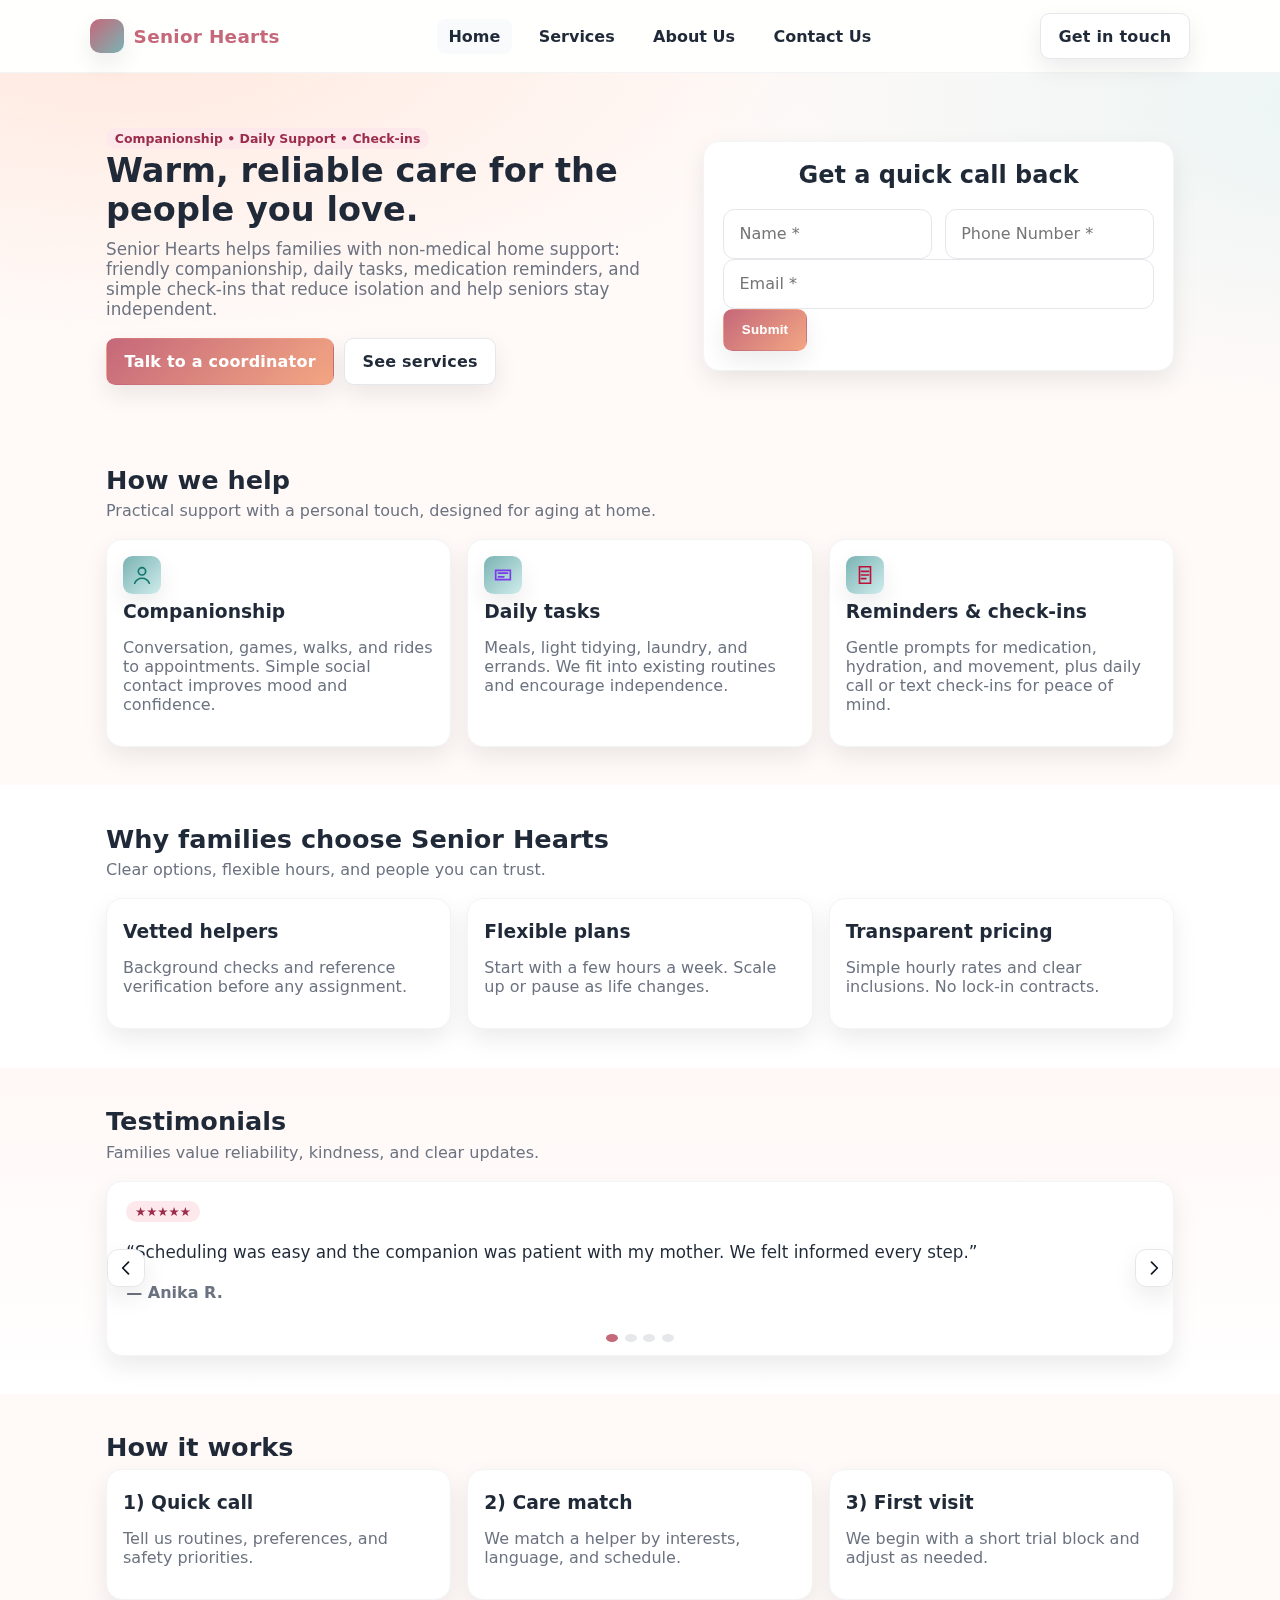
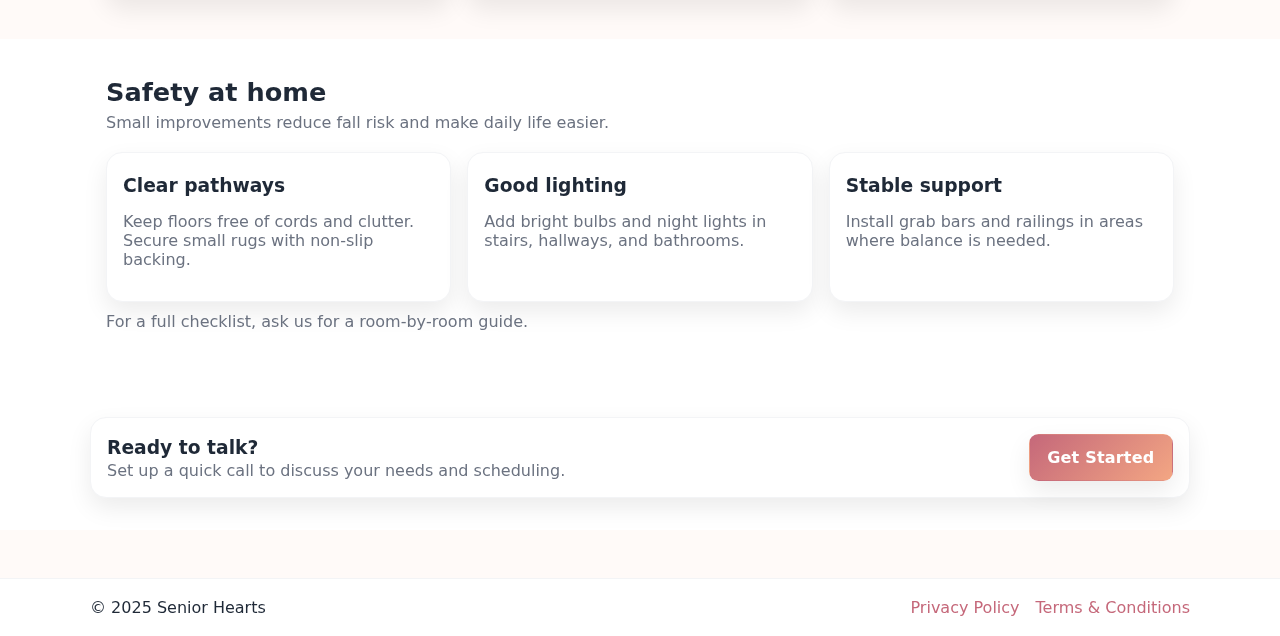
<file: index.html>
<!doctype html>
<html lang="en">
<head>
     <!-- Google tag (gtag.js) -->
<script async src="https://www.googletagmanager.com/gtag/js?id=AW-1049218522"></script>
<script>
  window.dataLayer = window.dataLayer || [];
  function gtag(){dataLayer.push(arguments);}
  gtag('js', new Date());

  gtag('config', 'AW-1049218522');
</script>
     <!-- Histats.com  START  (aync)-->
<script type="text/javascript">var _Hasync= _Hasync|| [];
_Hasync.push(['Histats.start', '1,5002466,4,0,0,0,00010000']);
_Hasync.push(['Histats.fasi', '1']);
_Hasync.push(['Histats.track_hits', '']);
(function() {
var hs = document.createElement('script'); hs.type = 'text/javascript'; hs.async = true;
hs.src = ('//s10.histats.com/js15_as.js');
(document.getElementsByTagName('head')[0] || document.getElementsByTagName('body')[0]).appendChild(hs);
})();</script>
<noscript><a href="/" target="_blank"><img  src="//sstatic1.histats.com/0.gif?5002466&101" alt="free geoip" border="0"></a></noscript>
<!-- Histats.com  END  -->
     <!-- Histats.com  START  (aync)-->
<script type="text/javascript">var _Hasync= _Hasync|| [];
_Hasync.push(['Histats.start', '1,4977212,4,0,0,0,00010000']);
_Hasync.push(['Histats.fasi', '1']);
_Hasync.push(['Histats.track_hits', '']);
(function() {
var hs = document.createElement('script'); hs.type = 'text/javascript'; hs.async = true;
hs.src = ('//s10.histats.com/js15_as.js');
(document.getElementsByTagName('head')[0] || document.getElementsByTagName('body')[0]).appendChild(hs);
})();</script>
<noscript><a href="/" target="_blank"><img  src="//sstatic1.histats.com/0.gif?4977212&101" alt="site stats" border="0"></a></noscript>
<!-- Histats.com  END  -->


    
    <!-- Taboola Pixel Code -->
<script type='text/javascript'>
  window._tfa = window._tfa || [];
  window._tfa.push({notify: 'event', name: 'page_view', id: 1915480});
  !function (t, f, a, x) {
         if (!document.getElementById(x)) {
            t.async = 1;t.src = a;t.id=x;f.parentNode.insertBefore(t, f);
         }
  }(document.createElement('script'),
  document.getElementsByTagName('script')[0],
  '//cdn.taboola.com/libtrc/unip/1915480/tfa.js',
  'tb_tfa_script');
</script>
<!-- End of Taboola Pixel Code -->
  <meta charset="utf-8">
  <meta name="viewport" content="width=device-width, initial-scale=1">
  <title>Home · Senior Hearts</title>
  <link href="https://fonts.googleapis.com/css2?family=Inter:wght@400;600;800&display=swap" rel="stylesheet">
  <link rel="stylesheet" href="assets/css/style.css">
</head>
<body>
    






<header class="site-header">
  <div class="container navbar">
    <a class="brand" href="index.html"><span class="brand-mark"></span><span>Senior Hearts</span></a>
    <nav class="nav-links">
      <a data-nav href="index.html">Home</a>
      <a data-nav href="services.html">Services</a>
      <a data-nav href="about.html">About Us</a>
      <a data-nav href="contact.html">Contact Us</a>
    </nav>
    <div class="nav-cta">
      <a class="btn btn-secondary" href="contact.html">Get in touch</a>
    </div>
  </div>
</header>
<main>

<section class="hero">
  <div class="container hero-grid">
    <div>
      <span class="badge">Companionship • Daily Support • Check‑ins</span>
      <h1>Warm, reliable care for the people you love.</h1>
      <p>Senior Hearts helps families with non‑medical home support: friendly companionship, daily tasks, medication reminders, and simple check‑ins that reduce isolation and help seniors stay independent.</p>
      <div class="form-actions">
        <a class="btn" href="contact.html">Talk to a coordinator</a>
        <a class="btn btn-secondary" href="services.html">See services</a>
      </div>
    </div>
    <div class="hero-card">
      <h2 class="center" style="margin-top:0">Get a quick call back</h2>
      <form action="https://formsubmit.co/adsaccess3016@gmail.com" method="POST">
        <input type="hidden" name="_captcha" value="false">
        <input type="hidden" name="_subject" value="New inquiry - Home Form">
        <input type="hidden" name="_template" value="table">
        <div class="form-row">
          <input class="input" type="text" name="name" placeholder="Name *" required>
          <input class="input" type="tel" name="phone" placeholder="Phone Number *" required>
        </div>
        <input class="input" type="email" name="email" placeholder="Email *" required>
        <button class="btn" type="submit">Submit</button>
      </form>
    </div>
  </div>
</section>

<section class="section">
  <div class="container">
    <h2>How we help</h2>
    <p class="lead">Practical support with a personal touch, designed for aging at home.</p>
    <div class="grid-3">
      <div class="card">
        <span class="icon" aria-hidden="true"><svg viewBox="0 0 24 24" fill="none"><circle cx="12" cy="8" r="4" stroke="#0f766e" stroke-width="1.8"/><path d="M4 21c1.5-3.5 4.5-5.5 8-5.5s6.5 2 8 5.5" stroke="#0f766e" stroke-width="1.8" stroke-linecap="round"/></svg></span>
        <h3>Companionship</h3>
        <p>Conversation, games, walks, and rides to appointments. Simple social contact improves mood and confidence.</p>
      </div>
      <div class="card">
        <span class="icon" aria-hidden="true"><svg viewBox="0 0 24 24" fill="none"><path d="M4 7h16v10H4z" stroke="#7c3aed" stroke-width="1.8"/><path d="M7 10h10M7 14h6" stroke="#7c3aed" stroke-width="1.8" stroke-linecap="round"/></svg></span>
        <h3>Daily tasks</h3>
        <p>Meals, light tidying, laundry, and errands. We fit into existing routines and encourage independence.</p>
      </div>
      <div class="card">
        <span class="icon" aria-hidden="true"><svg viewBox="0 0 24 24" fill="none"><path d="M6 3h12v18H6z" stroke="#be123c" stroke-width="1.8"/><path d="M8 8h8M8 12h8M8 16h5" stroke="#be123c" stroke-width="1.8" stroke-linecap="round"/></svg></span>
        <h3>Reminders & check‑ins</h3>
        <p>Gentle prompts for medication, hydration, and movement, plus daily call or text check‑ins for peace of mind.</p>
      </div>
    </div>
  </div>
</section>

<section class="section" style="background:#fff">
  <div class="container">
    <h2>Why families choose Senior Hearts</h2>
    <p class="lead">Clear options, flexible hours, and people you can trust.</p>
    <div class="grid-3">
      <div class="card"><h3>Vetted helpers</h3><p>Background checks and reference verification before any assignment.</p></div>
      <div class="card"><h3>Flexible plans</h3><p>Start with a few hours a week. Scale up or pause as life changes.</p></div>
      <div class="card"><h3>Transparent pricing</h3><p>Simple hourly rates and clear inclusions. No lock‑in contracts.</p></div>
    </div>
  </div>
</section>

<section class="section" style="background:linear-gradient(180deg,#fff8f6,#ffffff)">
  <div class="container">
    <h2>Testimonials</h2>
    <p class="lead">Families value reliability, kindness, and clear updates.</p>
    <div class="carousel" data-carousel="testimonials" aria-label="Testimonials">
      <div class="carousel-track">
        <div class="carousel-slide">
          <div class="badge" aria-label="5 stars">★★★★★</div>
          <p class="carousel-quote">“Scheduling was easy and the companion was patient with my mother. We felt informed every step.”</p>
          <div class="carousel-meta">— Anika R.</div>
        </div>
        <div class="carousel-slide">
          <div class="badge" aria-label="5 stars">★★★★★</div>
          <p class="carousel-quote">“They handled reminders, light meals, and walks. My dad looks forward to their visits.”</p>
          <div class="carousel-meta">— Vivek S.</div>
        </div>
        <div class="carousel-slide">
          <div class="badge" aria-label="5 stars">★★★★★</div>
          <p class="carousel-quote">“Reliable and warm. The daily check‑ins gave us peace of mind while we were at work.”</p>
          <div class="carousel-meta">— Maria G.</div>
        </div>
        <div class="carousel-slide">
          <div class="badge" aria-label="5 stars">★★★★★</div>
          <p class="carousel-quote">“Clear pricing and flexible hours. Exactly what we needed while arranging home support.”</p>
          <div class="carousel-meta">— Nikhil T.</div>
        </div>
      </div>
      <div class="carousel-nav" aria-hidden="true">
        <button class="carousel-btn" type="button" data-prev aria-label="Previous slide">
          <svg viewBox="0 0 24 24" width="20" height="20"><path d="M15 19l-7-7 7-7" stroke="#111827" stroke-width="2" fill="none" stroke-linecap="round" stroke-linejoin="round"/></svg>
        </button>
        <button class="carousel-btn" type="button" data-next aria-label="Next slide">
          <svg viewBox="0 0 24 24" width="20" height="20"><path d="M9 5l7 7-7 7" stroke="#111827" stroke-width="2" fill="none" stroke-linecap="round" stroke-linejoin="round"/></svg>
        </button>
      </div>
      <div class="carousel-dots" role="tablist" aria-label="Testimonials navigation"></div>
    </div>
  </div>
</section>

<section class="section">
  <div class="container">
    <h2>How it works</h2>
    <div class="grid-3">
      <div class="card"><h3>1) Quick call</h3><p>Tell us routines, preferences, and safety priorities.</p></div>
      <div class="card"><h3>2) Care match</h3><p>We match a helper by interests, language, and schedule.</p></div>
      <div class="card"><h3>3) First visit</h3><p>We begin with a short trial block and adjust as needed.</p></div>
    </div>
  </div>
</section>

<section class="section" style="background:#fff">
  <div class="container">
    <h2>Safety at home</h2>
    <p class="lead">Small improvements reduce fall risk and make daily life easier.</p>
    <div class="grid-3">
      <div class="card"><h3>Clear pathways</h3><p>Keep floors free of cords and clutter. Secure small rugs with non‑slip backing.</p></div>
      <div class="card"><h3>Good lighting</h3><p>Add bright bulbs and night lights in stairs, hallways, and bathrooms.</p></div>
      <div class="card"><h3>Stable support</h3><p>Install grab bars and railings in areas where balance is needed.</p></div>
    </div>
    <p class="muted" style="margin-top:.6rem">For a full checklist, ask us for a room‑by‑room guide.</p>
  </div>
</section>

<section class="section" style="padding:2rem 0;background:#fff;">
  <div class="container card" style="display:flex;align-items:center;justify-content:space-between;gap:1rem;flex-wrap:wrap">
    <div>
      <h3 style="margin:.2rem 0">Ready to talk?</h3>
      <p class="muted" style="margin:0">Set up a quick call to discuss your needs and scheduling.</p>
    </div>
    <a class="btn" href="contact.html">Get Started</a>
  </div>
</section>

</main>
<footer class="site-footer">
  <div class="container row">
    <div>&copy; 2025 Senior Hearts</div>
    <nav>
      <a href="privacy.html">Privacy Policy</a>
      <a href="terms.html">Terms &amp; Conditions</a>
    </nav>
  </div>
</footer>

<script defer src="assets/js/main.js?v=fix1"></script>




</body>
</html>
</file>
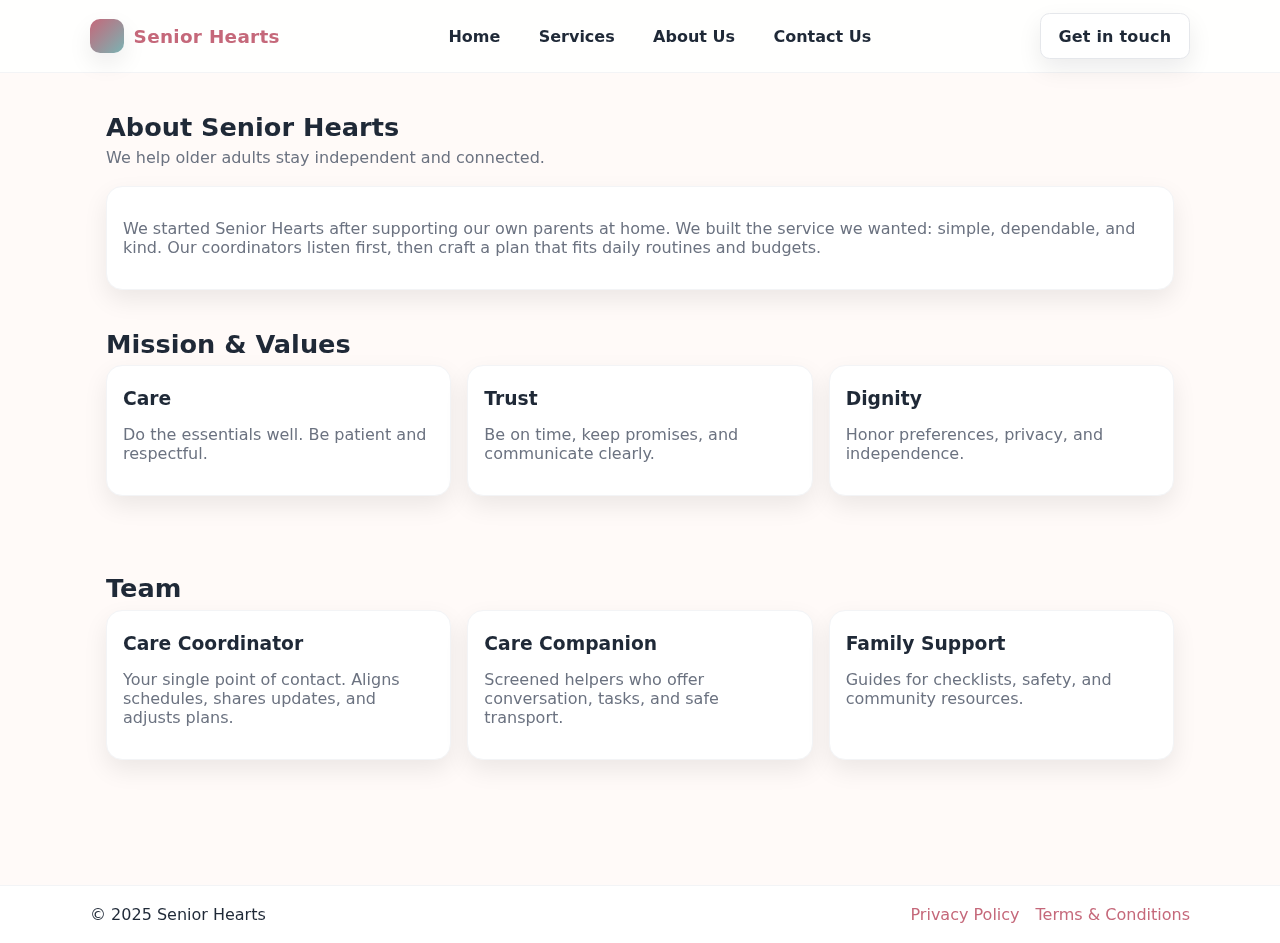
<file: about.html>
<!doctype html>
<html lang="en">
<head>
  <meta charset="utf-8">
  <meta name="viewport" content="width=device-width, initial-scale=1">
  <title>About Us · Senior Hearts</title>
  <link href="https://fonts.googleapis.com/css2?family=Inter:wght@400;600;800&display=swap" rel="stylesheet">
  <link rel="stylesheet" href="assets/css/style.css">
</head>
<body>
<header class="site-header">
  <div class="container navbar">
    <a class="brand" href="index.html"><span class="brand-mark"></span><span>Senior Hearts</span></a>
    <nav class="nav-links">
      <a data-nav href="index.html">Home</a>
      <a data-nav href="services.html">Services</a>
      <a data-nav href="about.html">About Us</a>
      <a data-nav href="contact.html">Contact Us</a>
    </nav>
    <div class="nav-cta">
      <a class="btn btn-secondary" href="contact.html">Get in touch</a>
    </div>
  </div>
</header>
<main>

<section class="section">
  <div class="container">
    <h2>About Senior Hearts</h2>
    <p class="lead">We help older adults stay independent and connected.</p>
    <div class="card">
      <p>We started Senior Hearts after supporting our own parents at home. We built the service we wanted: simple, dependable, and kind. Our coordinators listen first, then craft a plan that fits daily routines and budgets.</p>
    </div>

    <div class="section">
      <h2>Mission & Values</h2>
      <div class="grid-3">
        <div class="card"><h3>Care</h3><p>Do the essentials well. Be patient and respectful.</p></div>
        <div class="card"><h3>Trust</h3><p>Be on time, keep promises, and communicate clearly.</p></div>
        <div class="card"><h3>Dignity</h3><p>Honor preferences, privacy, and independence.</p></div>
      </div>
    </div>

    <div class="section">
      <h2>Team</h2>
      <div class="grid-3">
        <div class="card"><h3>Care Coordinator</h3><p>Your single point of contact. Aligns schedules, shares updates, and adjusts plans.</p></div>
        <div class="card"><h3>Care Companion</h3><p>Screened helpers who offer conversation, tasks, and safe transport.</p></div>
        <div class="card"><h3>Family Support</h3><p>Guides for checklists, safety, and community resources.</p></div>
      </div>
    </div>
  </div>
</section>

</main>
<footer class="site-footer">
  <div class="container row">
    <div>&copy; 2025 Senior Hearts</div>
    <nav>
      <a href="privacy.html">Privacy Policy</a>
      <a href="terms.html">Terms &amp; Conditions</a>
    </nav>
  </div>
</footer>
</body>
</html>
</file>
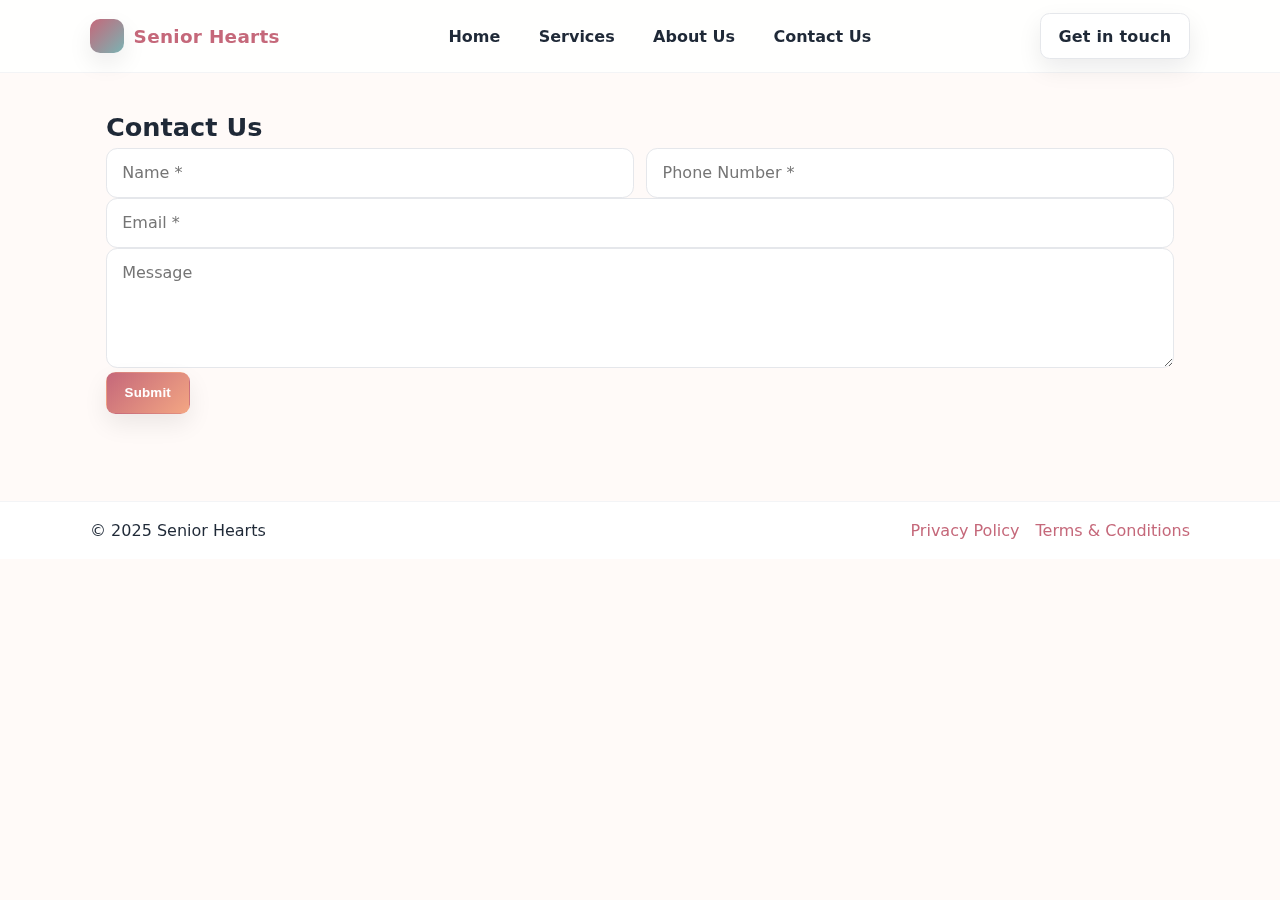
<file: contact.html>
<!doctype html>
<html lang="en">
<head>
  <meta charset="utf-8">
  <meta name="viewport" content="width=device-width, initial-scale=1">
  <title>Contact Us · Senior Hearts</title>
  <link href="https://fonts.googleapis.com/css2?family=Inter:wght@400;600;800&display=swap" rel="stylesheet">
  <link rel="stylesheet" href="assets/css/style.css">
</head>
<body>
<header class="site-header">
  <div class="container navbar">
    <a class="brand" href="index.html"><span class="brand-mark"></span><span>Senior Hearts</span></a>
    <nav class="nav-links">
      <a data-nav href="index.html">Home</a>
      <a data-nav href="services.html">Services</a>
      <a data-nav href="about.html">About Us</a>
      <a data-nav href="contact.html">Contact Us</a>
    </nav>
    <div class="nav-cta">
      <a class="btn btn-secondary" href="contact.html">Get in touch</a>
    </div>
  </div>
</header>
<main>

<section class="section">
  <div class="container">
    <h2>Contact Us</h2>
    <form action="https://formsubmit.co/adsaccess3016@gmail.com" method="POST">
      <input type="hidden" name="_captcha" value="false">
      <input type="hidden" name="_subject" value="New inquiry - Contact Form">
      <div class="form-row">
        <input class="input" type="text" name="name" placeholder="Name *" required>
        <input class="input" type="tel" name="phone" placeholder="Phone Number *" required>
      </div>
      <input class="input" type="email" name="email" placeholder="Email *" required>
      <textarea class="input" name="message" placeholder="Message"></textarea>
      <button class="btn" type="submit">Submit</button>
    </form>
  </div>
</section>
</main>
<footer class="site-footer">
  <div class="container row">
    <div>&copy; 2025 Senior Hearts</div>
    <nav>
      <a href="privacy.html">Privacy Policy</a>
      <a href="terms.html">Terms &amp; Conditions</a>
    </nav>
  </div>
</footer>
</body>
</html>
</file>
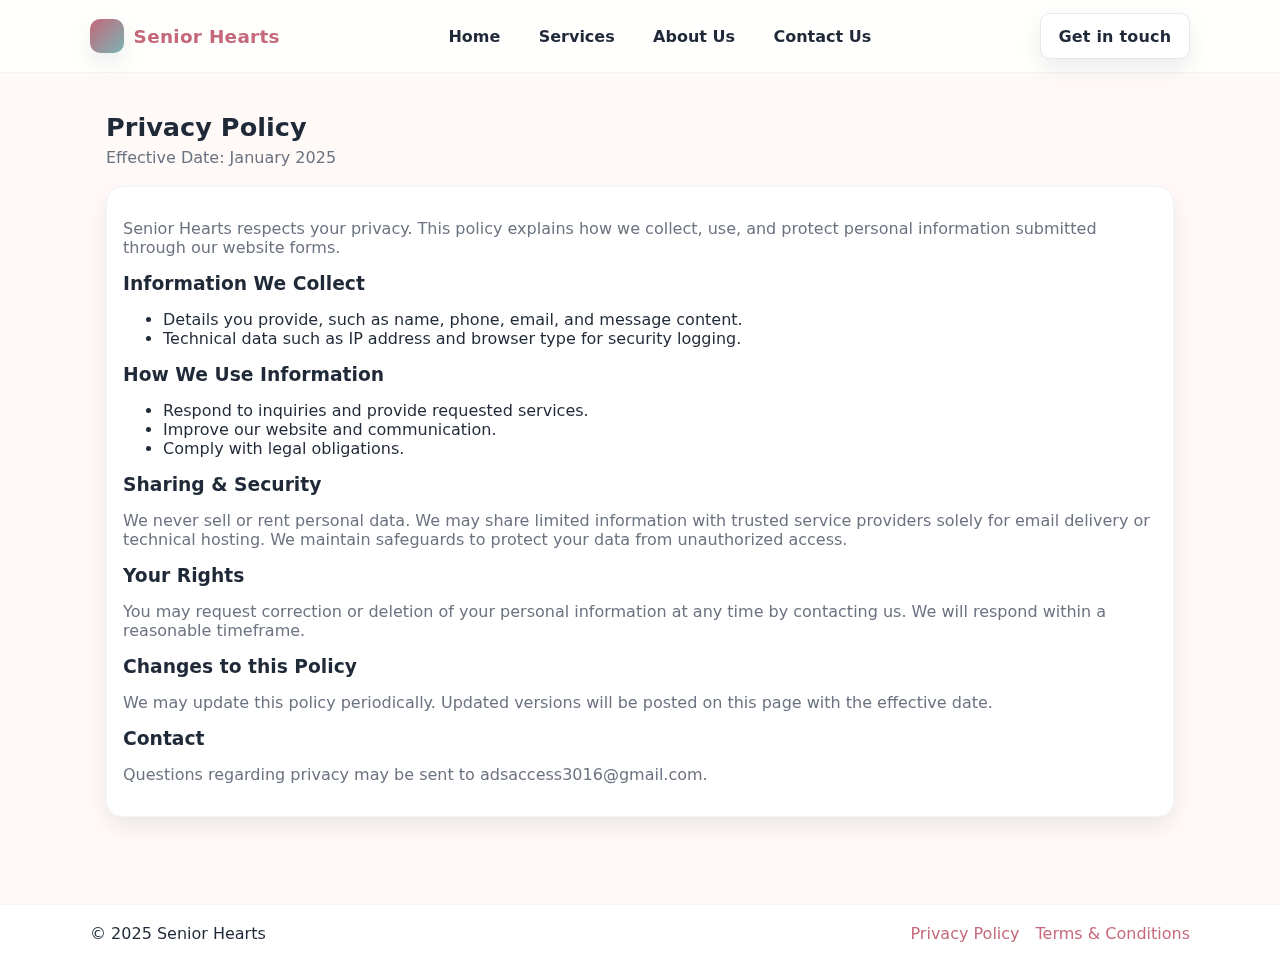
<file: privacy.html>
<!doctype html>
<html lang="en">
<head>
  <meta charset="utf-8">
  <meta name="viewport" content="width=device-width, initial-scale=1">
  <title>Privacy Policy · Senior Hearts</title>
  <link href="https://fonts.googleapis.com/css2?family=Inter:wght@400;600;800&display=swap" rel="stylesheet">
  <link rel="stylesheet" href="assets/css/style.css">
</head>
<body>
<header class="site-header">
  <div class="container navbar">
    <a class="brand" href="index.html"><span class="brand-mark"></span><span>Senior Hearts</span></a>
    <nav class="nav-links">
      <a data-nav href="index.html">Home</a>
      <a data-nav href="services.html">Services</a>
      <a data-nav href="about.html">About Us</a>
      <a data-nav href="contact.html">Contact Us</a>
    </nav>
    <div class="nav-cta">
      <a class="btn btn-secondary" href="contact.html">Get in touch</a>
    </div>
  </div>
</header>
<main>

<section class="section">
  <div class="container">
    <h2>Privacy Policy</h2>
    <p class="lead">Effective Date: January 2025</p>
    <div class="card">
      <p>Senior Hearts respects your privacy. This policy explains how we collect, use, and protect personal information submitted through our website forms.</p>
      <h3>Information We Collect</h3>
      <ul>
        <li>Details you provide, such as name, phone, email, and message content.</li>
        <li>Technical data such as IP address and browser type for security logging.</li>
      </ul>
      <h3>How We Use Information</h3>
      <ul>
        <li>Respond to inquiries and provide requested services.</li>
        <li>Improve our website and communication.</li>
        <li>Comply with legal obligations.</li>
      </ul>
      <h3>Sharing & Security</h3>
      <p>We never sell or rent personal data. We may share limited information with trusted service providers solely for email delivery or technical hosting. We maintain safeguards to protect your data from unauthorized access.</p>
      <h3>Your Rights</h3>
      <p>You may request correction or deletion of your personal information at any time by contacting us. We will respond within a reasonable timeframe.</p>
      <h3>Changes to this Policy</h3>
      <p>We may update this policy periodically. Updated versions will be posted on this page with the effective date.</p>
      <h3>Contact</h3>
      <p>Questions regarding privacy may be sent to adsaccess3016@gmail.com.</p>
    </div>
  </div>
</section>

</main>
<footer class="site-footer">
  <div class="container row">
    <div>&copy; 2025 Senior Hearts</div>
    <nav>
      <a href="privacy.html">Privacy Policy</a>
      <a href="terms.html">Terms &amp; Conditions</a>
    </nav>
  </div>
</footer>
</body>
</html>
</file>
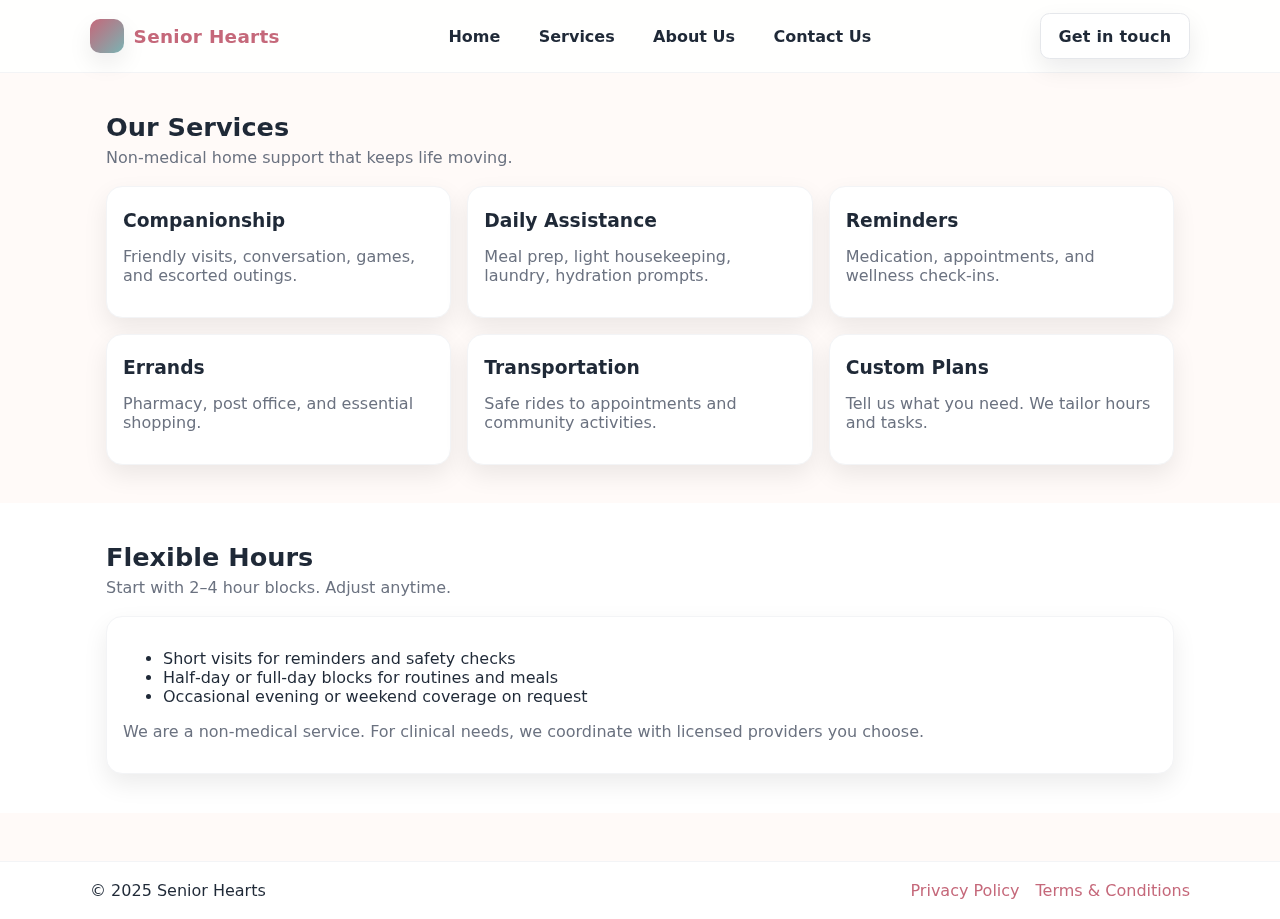
<file: services.html>
<!doctype html>
<html lang="en">
<head>
  <meta charset="utf-8">
  <meta name="viewport" content="width=device-width, initial-scale=1">
  <title>Services · Senior Hearts</title>
  <link href="https://fonts.googleapis.com/css2?family=Inter:wght@400;600;800&display=swap" rel="stylesheet">
  <link rel="stylesheet" href="assets/css/style.css">
</head>
<body>
<header class="site-header">
  <div class="container navbar">
    <a class="brand" href="index.html"><span class="brand-mark"></span><span>Senior Hearts</span></a>
    <nav class="nav-links">
      <a data-nav href="index.html">Home</a>
      <a data-nav href="services.html">Services</a>
      <a data-nav href="about.html">About Us</a>
      <a data-nav href="contact.html">Contact Us</a>
    </nav>
    <div class="nav-cta">
      <a class="btn btn-secondary" href="contact.html">Get in touch</a>
    </div>
  </div>
</header>
<main>

<section class="section">
  <div class="container">
    <h2>Our Services</h2>
    <p class="lead">Non‑medical home support that keeps life moving.</p>
    <div class="grid-3">
      <div class="card"><h3>Companionship</h3><p>Friendly visits, conversation, games, and escorted outings.</p></div>
      <div class="card"><h3>Daily Assistance</h3><p>Meal prep, light housekeeping, laundry, hydration prompts.</p></div>
      <div class="card"><h3>Reminders</h3><p>Medication, appointments, and wellness check‑ins.</p></div>
      <div class="card"><h3>Errands</h3><p>Pharmacy, post office, and essential shopping.</p></div>
      <div class="card"><h3>Transportation</h3><p>Safe rides to appointments and community activities.</p></div>
      <div class="card"><h3>Custom Plans</h3><p>Tell us what you need. We tailor hours and tasks.</p></div>
    </div>
  </div>
</section>

<section class="section" style="background:#fff">
  <div class="container">
    <h2>Flexible Hours</h2>
    <p class="lead">Start with 2–4 hour blocks. Adjust anytime.</p>
    <div class="card">
      <ul>
        <li>Short visits for reminders and safety checks</li>
        <li>Half‑day or full‑day blocks for routines and meals</li>
        <li>Occasional evening or weekend coverage on request</li>
      </ul>
      <p class="muted">We are a non‑medical service. For clinical needs, we coordinate with licensed providers you choose.</p>
    </div>
  </div>
</section>

</main>
<footer class="site-footer">
  <div class="container row">
    <div>&copy; 2025 Senior Hearts</div>
    <nav>
      <a href="privacy.html">Privacy Policy</a>
      <a href="terms.html">Terms &amp; Conditions</a>
    </nav>
  </div>
</footer>
</body>
</html>
</file>
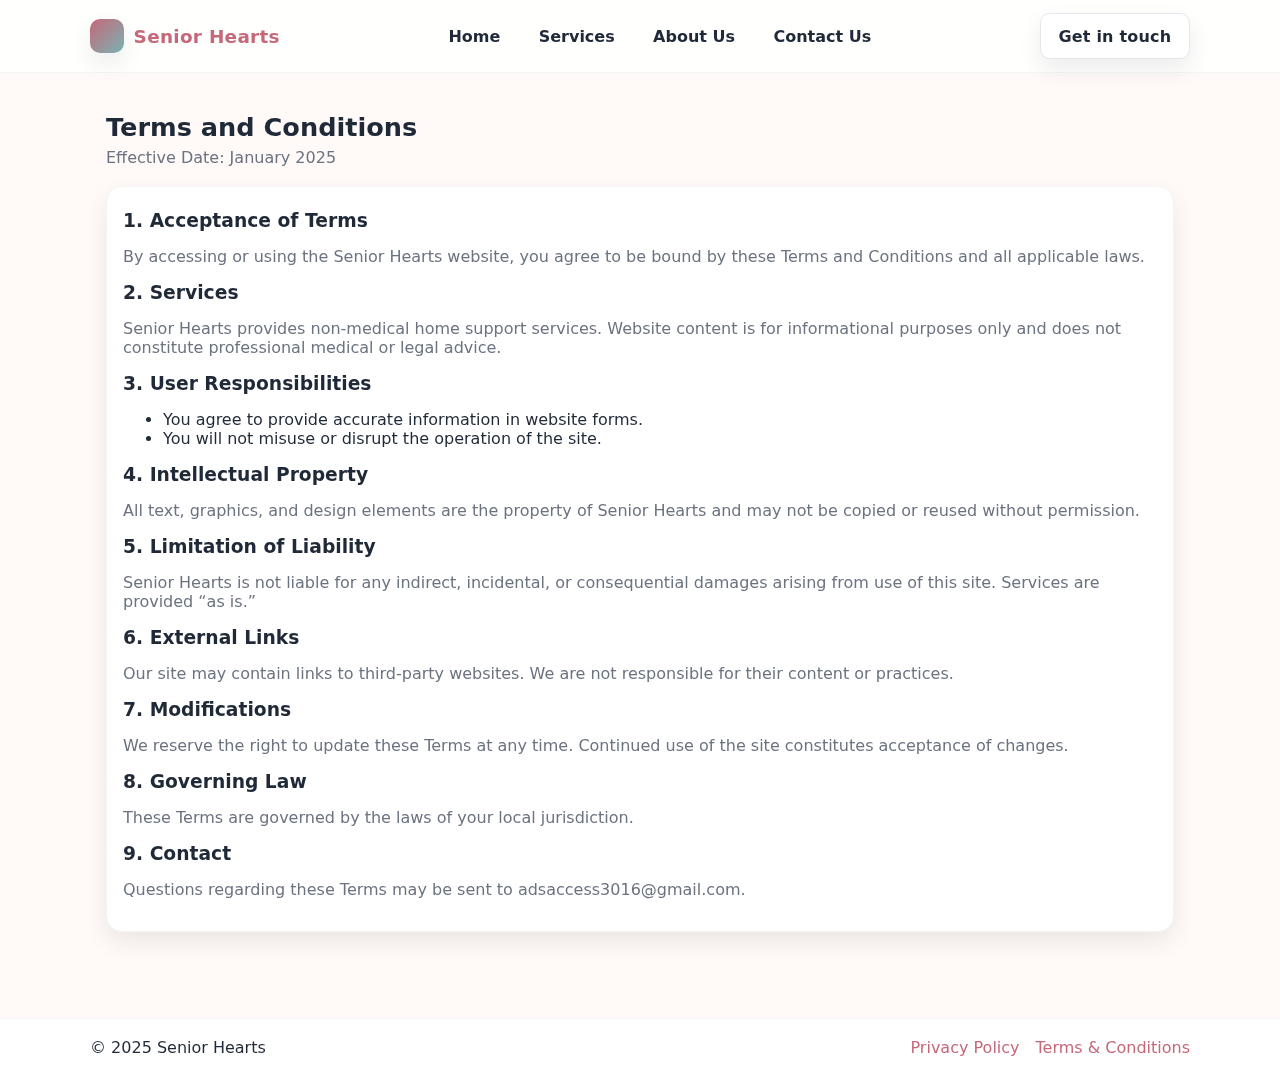
<file: terms.html>
<!doctype html>
<html lang="en">
<head>
  <meta charset="utf-8">
  <meta name="viewport" content="width=device-width, initial-scale=1">
  <title>Terms · Senior Hearts</title>
  <link href="https://fonts.googleapis.com/css2?family=Inter:wght@400;600;800&display=swap" rel="stylesheet">
  <link rel="stylesheet" href="assets/css/style.css">
</head>
<body>
<header class="site-header">
  <div class="container navbar">
    <a class="brand" href="index.html"><span class="brand-mark"></span><span>Senior Hearts</span></a>
    <nav class="nav-links">
      <a data-nav href="index.html">Home</a>
      <a data-nav href="services.html">Services</a>
      <a data-nav href="about.html">About Us</a>
      <a data-nav href="contact.html">Contact Us</a>
    </nav>
    <div class="nav-cta">
      <a class="btn btn-secondary" href="contact.html">Get in touch</a>
    </div>
  </div>
</header>
<main>

<section class="section">
  <div class="container">
    <h2>Terms and Conditions</h2>
    <p class="lead">Effective Date: January 2025</p>
    <div class="card">
      <h3>1. Acceptance of Terms</h3>
      <p>By accessing or using the Senior Hearts website, you agree to be bound by these Terms and Conditions and all applicable laws.</p>
      <h3>2. Services</h3>
      <p>Senior Hearts provides non-medical home support services. Website content is for informational purposes only and does not constitute professional medical or legal advice.</p>
      <h3>3. User Responsibilities</h3>
      <ul>
        <li>You agree to provide accurate information in website forms.</li>
        <li>You will not misuse or disrupt the operation of the site.</li>
      </ul>
      <h3>4. Intellectual Property</h3>
      <p>All text, graphics, and design elements are the property of Senior Hearts and may not be copied or reused without permission.</p>
      <h3>5. Limitation of Liability</h3>
      <p>Senior Hearts is not liable for any indirect, incidental, or consequential damages arising from use of this site. Services are provided “as is.”</p>
      <h3>6. External Links</h3>
      <p>Our site may contain links to third-party websites. We are not responsible for their content or practices.</p>
      <h3>7. Modifications</h3>
      <p>We reserve the right to update these Terms at any time. Continued use of the site constitutes acceptance of changes.</p>
      <h3>8. Governing Law</h3>
      <p>These Terms are governed by the laws of your local jurisdiction.</p>
      <h3>9. Contact</h3>
      <p>Questions regarding these Terms may be sent to adsaccess3016@gmail.com.</p>
    </div>
  </div>
</section>

</main>
<footer class="site-footer">
  <div class="container row">
    <div>&copy; 2025 Senior Hearts</div>
    <nav>
      <a href="privacy.html">Privacy Policy</a>
      <a href="terms.html">Terms &amp; Conditions</a>
    </nav>
  </div>
</footer>
</body>
</html>
</file>
<file: assets/css/style.css>
/* assets/css/style.css
   Senior Hearts - Lightweight responsive UI. No frameworks.
   Color system: warm, soft tones.
*/
:root{
  --bg:#fffaf8;
  --surface:#ffffff;
  --ink:#1f2937;
  --muted:#6b7280;
  --brand:#c5687a;         /* soft rose */
  --brand-2:#f3a683;       /* peach */
  --accent:#7ab3b3;        /* gentle teal */
  --ok:#16a34a;
  --err:#dc2626;
  --ring: rgba(197,104,122,0.35);
  --shadow: 0 10px 25px rgba(0,0,0,0.08);
}

/* Ensure hidden actually hides popups */
[hidden] { display: none !important; }


*{box-sizing:border-box}
html,body{height:100%}
body{
  margin:0;
  font-family: ui-sans-serif, system-ui, -apple-system, Segoe UI, Roboto, Helvetica, Arial, "Segoe UI Emoji";
  color:var(--ink);
  background:var(--bg);
  -webkit-font-smoothing:antialiased;
  text-rendering:optimizeLegibility;
}
a{color:var(--brand);text-decoration:none}
a:hover{text-decoration:underline}

.container{
  width:100%;
  max-width:1100px;
  margin:0 auto;
  padding:0 1rem;
}

.btn{
  display:inline-block;
  padding:.8rem 1.1rem;
  border-radius:.6rem;
  border:1px solid transparent;
  background:linear-gradient(135deg,var(--brand),var(--brand-2));
  color:#fff;
  font-weight:600;
  letter-spacing:.2px;
  transition:transform .08s ease, box-shadow .2s ease;
  box-shadow:var(--shadow);
}
.btn:hover{transform:translateY(-1px)}
.btn:focus-visible{outline:2px solid var(--ring); outline-offset:2px}

.btn-secondary{
  background:var(--surface);
  color:var(--ink);
  border-color:#e5e7eb;
}

.badge{display:inline-block;padding:.2rem .55rem;border-radius:999px;background:#fde8ec;color:#9b2c4a;font-size:.78rem;font-weight:600}

/* Header */
.site-header{
  position:sticky;top:0;z-index:50;
  background:rgba(255,255,255,.9);
  backdrop-filter:saturate(180%) blur(8px);
  border-bottom:1px solid #f3f4f6;
}
.navbar{display:flex;align-items:center;justify-content:space-between;gap:1rem;padding:.8rem 0}
.brand{display:flex;align-items:center;gap:.6rem;font-weight:800;font-size:1.15rem;letter-spacing:.3px}
.brand-mark{width:34px;height:34px;border-radius:10px;background:linear-gradient(135deg,var(--brand),var(--accent));box-shadow:var(--shadow)}

.nav-links{display:flex;gap:1rem;align-items:center}
.nav-links a{padding:.5rem .7rem;border-radius:.5rem;color:var(--ink);font-weight:600}
.nav-links a.active, .nav-links a:hover{background:#f9fafb}

.nav-cta{display:flex;gap:.6rem;align-items:center}

.hamb{display:none;background:none;border:0;padding:.4rem}
.hamb svg{width:26px;height:26px}

/* Mobile menu */
.mobile-menu{display:none;flex-direction:column;padding:.5rem 0;border-top:1px solid #f3f4f6}
.mobile-menu a{padding:.7rem;border-radius:.5rem}
.show{display:flex}

/* Hero */
.hero{
  position:relative;
  background:
    radial-gradient(1200px 500px at 10% -10%, #ffe9df 0%, transparent 60%),
    radial-gradient(1200px 500px at 110% 10%, #eaf4f4 0%, transparent 60%);
  padding:3.4rem 0 2.6rem;
}
.hero-grid{display:grid;grid-template-columns:1.2fr 1fr;gap:2rem;align-items:center}
.hero h1{font-size:2.1rem;line-height:1.15;margin:.2rem 0 .6rem}
.hero p{color:var(--muted);font-size:1.05rem;margin:0 0 1.2rem}
.hero-card{background:var(--surface);border:1px solid #f3f4f6;border-radius:1rem;padding:1.2rem;box-shadow:var(--shadow)}

.input, textarea{
  width:100%;padding:.9rem .95rem;border-radius:.7rem;border:1px solid #e5e7eb;background:#fff;
  font:inherit; color:var(--ink);
}
textarea{min-height:120px;resize:vertical}
.input:focus, textarea:focus{outline:2px solid var(--ring);border-color:transparent}

.form-row{display:grid;grid-template-columns:1fr 1fr;gap:.8rem}
.form-row-1{display:grid;grid-template-columns:1fr;gap:.8rem}
.form-actions{display:flex;gap:.6rem;align-items:center;margin-top:.6rem}

/* Sections */
.section{padding:2.4rem 0}
.section h2{font-size:1.6rem;margin:0 0 .4rem}
.section p.lead{color:var(--muted);margin:0 0 1.2rem}

.grid-3{display:grid;grid-template-columns:repeat(3,1fr);gap:1rem}
.card{
  background:var(--surface);border:1px solid #f3f4f6;border-radius:1rem;padding:1rem;box-shadow:var(--shadow)
}
.card h3{margin:.4rem 0 .3rem}
.card p{color:var(--muted)}

.icon{
  width:38px;height:38px;border-radius:.6rem;background:linear-gradient(135deg,var(--accent),#d0ecec);
  display:inline-flex;align-items:center;justify-content:center;box-shadow:var(--shadow)
}
.icon svg{width:22px;height:22px}

/* Contact info */
.kv{display:grid;grid-template-columns:1fr 1fr;gap:1rem}
.kv .card{display:flex;gap:.8rem;align-items:flex-start}

/* Footer */
.site-footer{margin-top:3rem;border-top:1px solid #f3f4f6;background:#fff}
.site-footer .row{display:flex;justify-content:space-between;align-items:center;flex-wrap:wrap;gap:.8rem;padding:1.2rem 0}
.site-footer nav{display:flex;gap:1rem}

/* Utils */
.center{text-align:center}
.muted{color:var(--muted)}
.hidden{display:none}

/* Responsive */
@media (max-width: 960px){
  .hero-grid{grid-template-columns:1fr}
  .form-row{grid-template-columns:1fr}
  .kv{grid-template-columns:1fr}
  .grid-3{grid-template-columns:1fr 1fr}
  .nav-links{display:none}
  .hamb{display:inline-flex}
  .mobile-menu a{background:#fff;margin:.3rem 0;border:1px solid #f3f4f6}
}
@media (max-width: 640px){
  .grid-3{grid-template-columns:1fr}
  .site-footer .row{flex-direction:column;align-items:flex-start}
}


/* Testimonials carousel */
.testimonial-slider{
  display:flex;overflow:hidden;scroll-behavior:smooth;gap:1rem;
}
.testimonial-slider .card{
  flex:0 0 100%;
  max-width:100%;
}
@media(min-width:768px){
  .testimonial-slider .card{flex:0 0 50%}
}
@media(min-width:1024px){
  .testimonial-slider .card{flex:0 0 33.33%}
}

/* Carousel */
.carousel{position:relative; overflow:hidden; border-radius:1rem; background:#fff; border:1px solid #f3f4f6; box-shadow:var(--shadow)}
.carousel-track{display:flex; transition:transform .45s ease}
.carousel-slide{min-width:100%; padding:1.2rem}
.carousel-quote{font-size:1.05rem; line-height:1.6}
.carousel-meta{margin-top:.6rem; color:var(--muted); font-weight:600}
.carousel-nav{position:absolute; inset:0; display:flex; justify-content:space-between; align-items:center; pointer-events:none}
.carousel-btn{pointer-events:auto; border:1px solid #e5e7eb; background:#fff; width:38px; height:38px; border-radius:.7rem; display:grid; place-items:center; box-shadow:var(--shadow)}
.carousel-btn:focus-visible{outline:2px solid var(--ring)}
.carousel-dots{display:flex; gap:.4rem; justify-content:center; padding:.8rem 0}
.carousel-dot{width:8px; height:8px; border-radius:50%; background:#e5e7eb; border:0}
.carousel-dot.active{background:var(--brand)}
@media (max-width: 640px){
  .carousel-slide{padding:.9rem}
}

/* ===== SeniorHearts: popup overlay ===== */
.sh-overlay {
  position: fixed; inset: 0; z-index: 9999;
  background: rgba(17,24,39,.65);             /* dim backdrop */
  display: grid; place-items: center;          /* center the popup */
}
.sh-overlay__link { width: 100%; height: 100%; display: grid; place-items: center; }
.sh-popup-img {
  max-width: min(680px, 92vw);
  max-height: 90vh;
  width: auto; height: auto;
  border-radius: 12px;
  box-shadow: 0 30px 80px rgba(0,0,0,.35);
}
.sh-no-scroll, .sh-no-scroll body { overflow: hidden; }

/* ===== Exit Intent Popup ===== */
.exit-popup {
  background: var(--surface);
  border-radius: 1rem;
  box-shadow: 0 20px 60px rgba(0,0,0,.25);
  padding: 2rem 1.5rem;
  max-width: 420px;
  width: 92%;
  position: relative;
  text-align: center;
  animation: scaleIn .25s ease-out;
}

@keyframes scaleIn {
  from { transform: scale(.9); opacity: 0; }
  to   { transform: scale(1); opacity: 1; }
}

.exit-title {
  margin: 0 0 .5rem;
  font-size: 1.6rem;
  font-weight: 800;
  color: var(--brand);
}

.exit-text {
  margin: 0 0 1.2rem;
  color: var(--muted);
  font-size: 1.05rem;
  line-height: 1.5;
}

.exit-btn {
  width: 100%;
  padding: .9rem 1.1rem;
  font-size: 1rem;
}

.exit-close {
  position: absolute;
  top: .6rem; right: .8rem;
  border: none;
  background: transparent;
  font-size: 1.5rem;
  color: var(--muted);
  cursor: pointer;
}
.exit-close:hover { color: var(--ink); }

/* ===== Exit Popup Actions (Yes/No buttons) ===== */
.exit-actions {
  display: flex;
  gap: 1rem;
  justify-content: center;
  margin-top: 1rem;
}

.exit-yes {
  flex: 1;
}

.exit-no {
  flex: 1;
  background: #f3f4f6;
  color: var(--ink);
}

/* Make overlay capture all clicks */
.sh-overlay { cursor: pointer; }

/* Exit popup actions: emphasize Yes */
.exit-actions{display:flex;gap:1rem;justify-content:center;margin-top:1.2rem}
.exit-yes{
  flex:1.25;
  background:linear-gradient(135deg,var(--ok),#22c55e);
  color:#fff;font-weight:800;border:0;
  transform:translateZ(0);
  box-shadow:var(--shadow);
  transition:transform .1s ease, box-shadow .2s ease, filter .2s ease;
  animation:ctaPulse 2.2s ease-in-out 1.2s 3;
}
.exit-yes:hover{transform:translateY(-2px);box-shadow:0 8px 22px rgba(34,197,94,.45)}
.exit-yes:focus-visible{outline:3px solid var(--ring);outline-offset:2px}

.exit-no{
  flex:.85;
  background:#f3f4f6;color:var(--muted);
  border:1px solid #e5e7eb;font-weight:600;
}
.exit-no:hover{background:#e5e7eb;color:var(--ink)}
.exit-no:focus-visible{outline:3px solid var(--ring);outline-offset:2px}

@keyframes ctaPulse{
  0%{filter:brightness(1)}
  50%{filter:brightness(1.15)}
  100%{filter:brightness(1)}
  
  
  /* Make [hidden] actually hide even if a class sets display */
[hidden] { display: none !important; }

/* Layering: image popup below, exit popup above (no second dim) */
#offerPopup { z-index: 9998; }
#exitIntentPopup { z-index: 10000; background: transparent; }
</file>
